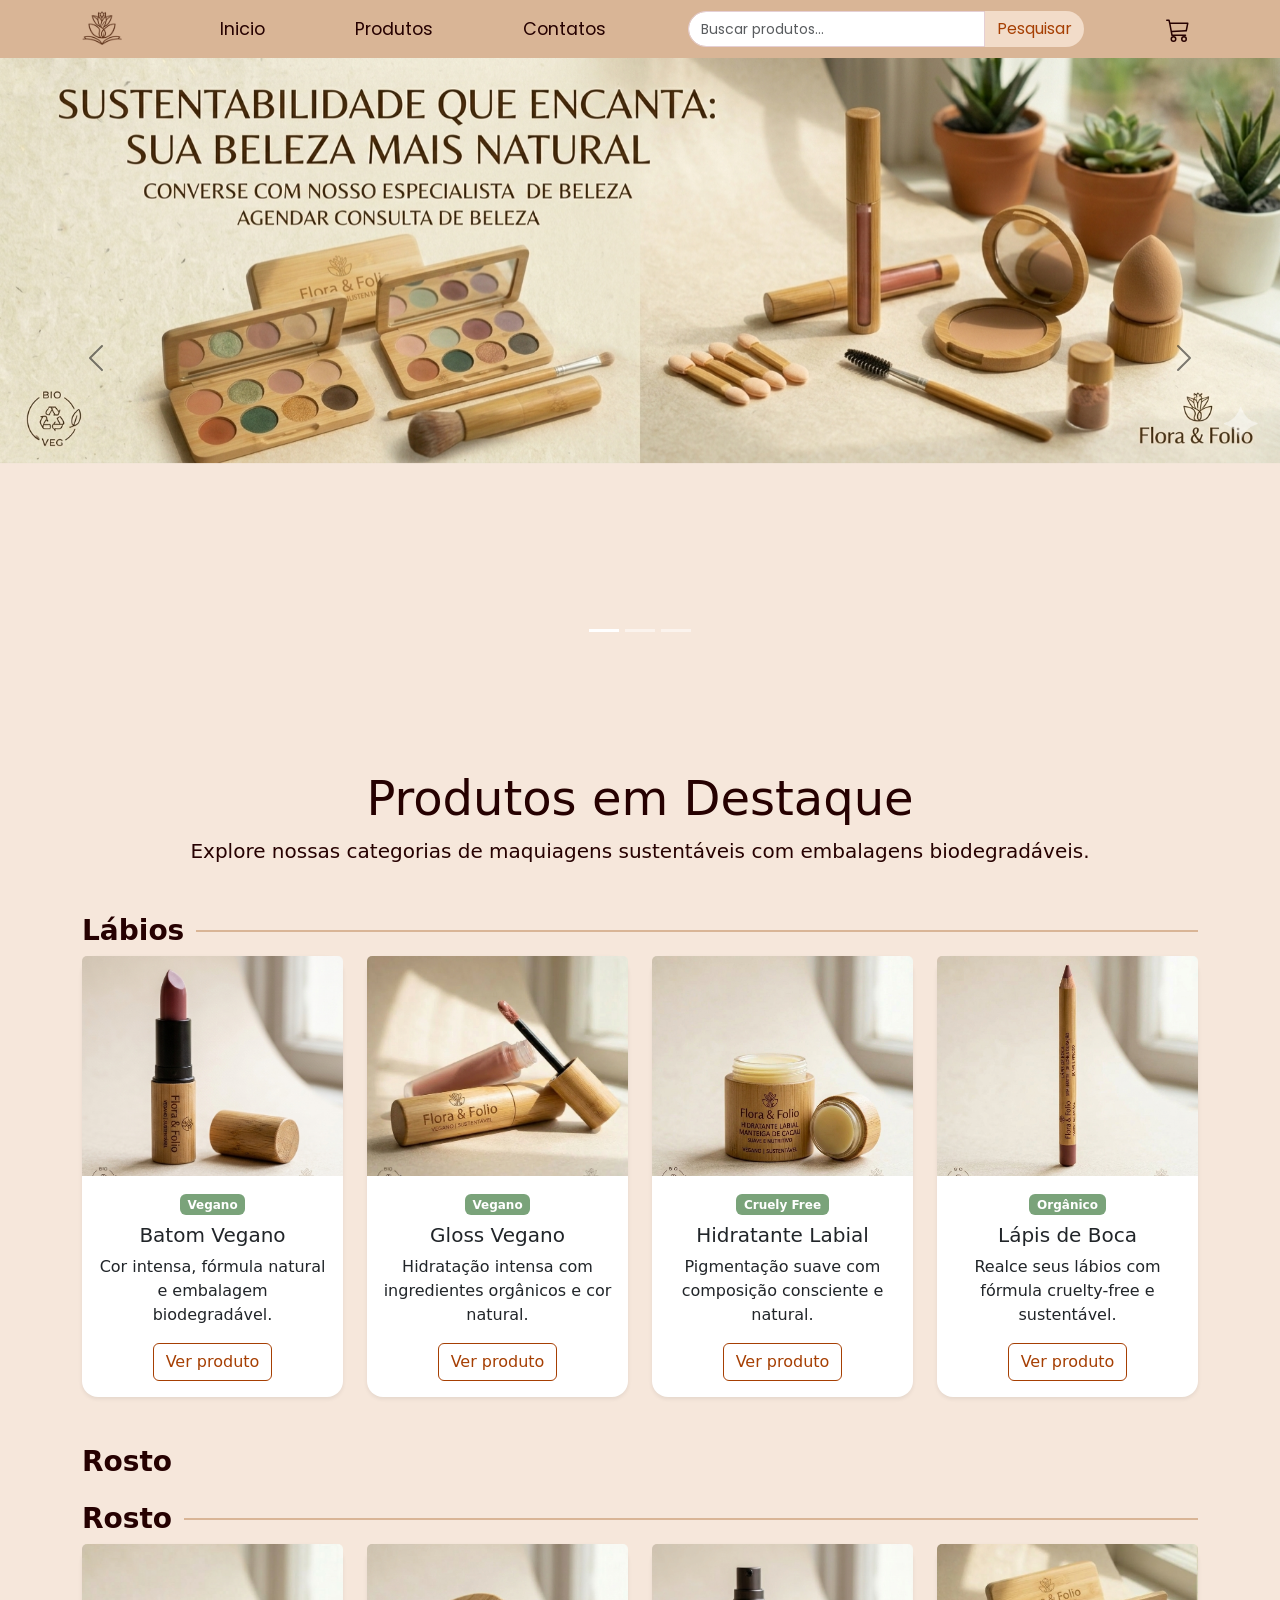
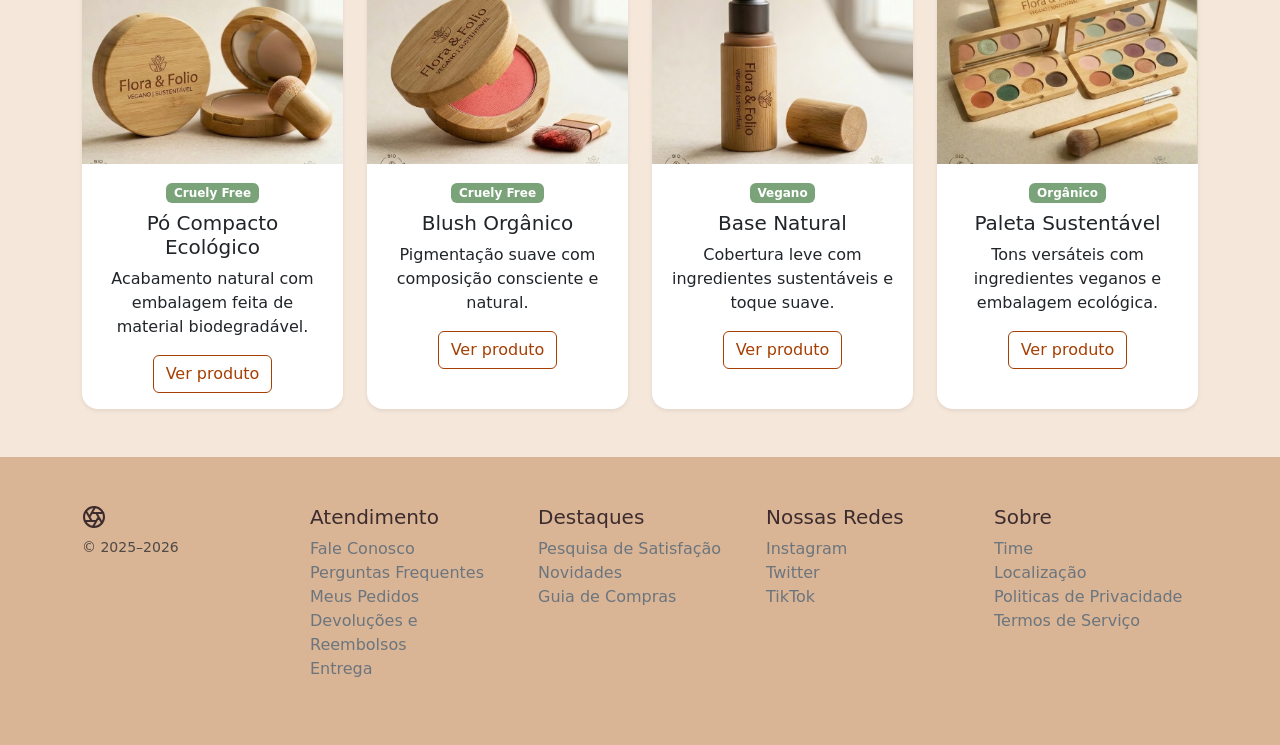
<file: index.html>
<!DOCTYPE html>
<html lang="pt-BR">
<head>
    <meta charset="UTF-8">
    <meta name="viewport" content="width=device-width, initial-scale=1.0">
    <title>Flora & Folio</title>
    <link href="https://cdn.jsdelivr.net/npm/bootstrap@5.3.3/dist/css/bootstrap.min.css" rel="stylesheet">
    <link rel="stylesheet" href="./src/css/style.css">
    <link href="https://fonts.googleapis.com/css2?family=Poppins:wght@300;400;500;600&display=swap" rel="stylesheet">
    
</head>
<body>
    <header>
        <svg xmlns="http://www.w3.org/2000/svg" style="display: none;">
            <symbol id="cart" viewBox="0 0 16 16" fill="currentColor">
                <path d="M0 1.5A.5.5 0 0 1 .5 1H2a.5.5 0 0 1 .485.379L2.89 3H14.5a.5.5 0 0 1 .49.598l-1 5a.5.5 0 0 1-.465.401l-9.397.472L4.415 11H13a.5.5 0 0 1 0 1H4a.5.5 0 0 1-.491-.408L2.01 3.607 1.61 2H.5a.5.5 0 0 1-.5-.5zM3.102 4l.84 4.479 9.144-.459L13.89 4H3.102zM5 12a2 2 0 1 0 0 4 2 2 0 0 0 0-4zm7 0a2 2 0 1 0 0 4 2 2 0 0 0 0-4zm-7 1a1 1 0 1 1 0 2 1 1 0 0 1 0-2zm7 0a1 1 0 1 1 0 2 1 1 0 0 1 0-2z"></path>
            </symbol>
        </svg>
        <nav class="navbar-custom navbar navbar-expand-md">
            <div class="container">
                <button class="navbar-toggler" type="button" data-bs-toggle="offcanvas" data-bs-target="#offcanvas">
                    <span class="navbar-toggler-icon"></span>
                </button>
                <div class="offcanvas offcanvas-end" tabindex="-1" id="offcanvas">

                    <div class="offcanvas-header">
                        <h5 class="offcanvas-title">Flora & Folio</h5>
                        <button type="button" class="btn-close" data-bs-dismiss="offcanvas"></button>
                    </div>
                    <div class="offcanvas-body">

                        <ul class="navbar-nav flex-grow-1 justify-content-between">
                            <li class="nav-item">
                                <a class="navbar-brand" href="#">
                                    <img src="./src/assets/logo.png" class="logo-flor" alt="Flora & Folio">
                                </a>
                            </li>
                            <li class="nav-item"><a class="nav-link" href="./index.html">Inicio</a></li>
                            <li class="nav-item"><a class="nav-link" href="./src/pages/produtos.html">Produtos</a></li>
                            <li class="nav-item"><a class="nav-link" href="./src/pages/contatos.html">Contatos</a></li>
                            <li class="nav-item search-box">
                                <form class="d-flex" role="search">
                                    <input 
                                        class="form-control search-input" 
                                        type="search" 
                                        placeholder="Buscar produtos..." 
                                        aria-label="Search">
                                    <button class="btn search-btn" type="submit">
                                        Pesquisar
                                    </button>
                                </form>
                            </li>
                            <li class="nav-item">
                                <a class="nav-link" href="#">
                                    <svg class="icon" width="24" height="24">
                                        <use xlink:href="#cart"></use>
                                    </svg>
                                </a>
                            </li>
                        </ul>
                    </div>
                </div>
            </div>
        </nav>
    </header>

    <main>
        <!-- Carousel -->
        <div id="myCarousel" class="carousel slide carousel-custom" data-bs-ride="carousel">
            <div class="carousel-indicators">
                <button type="button" data-bs-target="#myCarousel" data-bs-slide-to="0" class="active"></button>
                <button type="button" data-bs-target="#myCarousel" data-bs-slide-to="1"></button>
                <button type="button" data-bs-target="#myCarousel" data-bs-slide-to="2"></button>
            </div>
            <div class="carousel-inner">
                <div class="carousel-item active">
                    <img src="./src/assets/banner1.png" class="d-block w-100 carousel-img" alt="Promoções especiais">
                    <div class="carousel-overlay"></div>
                    <div class="container">
                        <div class="carousel-caption banner-hover text-start">
                            <h1>Promoções Especiais</h1>
                            <p>
                                Descubra nossas ofertas exclusivas e aproveite descontos incríveis em nossos produtos de beleza.
                            </p>
                            <p><a class="btn btn-lg btn-primary" href="./src/pages/produtos.html">Saiba Mais</a></p>
                        </div>
                    </div>
                </div>
                <div class="carousel-item">
                    <img src="./src/assets/banner2.png" class="d-block w-100 carousel-img" alt="Promoções especiais">
                    <div class="carousel-overlay"></div>
                    <div class="container">
                        <div class="carousel-caption banner-hover text-start">
                            <h1>Produtos em Destaque</h1>
                            <p>Conheça nossos batons veganos, feitos com ingredientes naturais.</p>
                            <p><a class="btn btn-lg btn-primary" href="./src/pages/produtos.html">Saiba Mais</a></p>
                        </div>
                    </div>
                </div>
                <div class="carousel-item">
                    <img src="./src/assets/banner3.png" class="d-block w-100 carousel-img" alt="Promoções especiais">
                    <div class="carousel-overlay"></div>
                    <div class="container">
                        <div class="carousel-caption banner-hover text-start">
                            <h1>Cuidados Naturais</h1>
                            <p>Produtos que preparam a pele com leveza e responsabilidade ambiental.</p>
                            <p><a class="btn btn-lg btn-primary" href="./src/pages/produtos.html">Saiba Mais</a></p>
                        </div>
                    </div>
                </div>
            </div>
            <button class="carousel-control-prev" type="button" data-bs-target="#myCarousel" data-bs-slide="prev">
                <span class="carousel-control-prev-icon" aria-hidden="true"></span>
                <span class="visually-hidden">Anterior</span>
            </button>

            <button class="carousel-control-next" type="button" data-bs-target="#myCarousel" data-bs-slide="next">
                <span class="carousel-control-next-icon" aria-hidden="true"></span>
                <span class="visually-hidden">Próximo</span>
            </button>
        </div>
        <!-- Produtos em Destaque -->
         <section class="container py-5">
            <div class="text-center mb-5">
                <h2 class="display-5">Produtos em Destaque</h2>
                <p class="lead">Explore nossas categorias de maquiagens sustentáveis com embalagens biodegradáveis.</p>
            </div>
            <h3 class="category-title">Lábios</h3>
                <div class="row g-4">
                    <div class="col-12 col-md-6 col-lg-3">
                        <div class="card h-100 shadow-sm border-0">
                            <img src="./src/assets/img1.png" class="card-img-top" alt="Batom Vegano">
                            <div class="card-body text-center">
                                <span class="badge bg-success mb-2">Vegano</span>
                                <h5 class="card-title">Batom Vegano</h5>
                                <p class="card-text">Cor intensa, fórmula natural e embalagem biodegradável.</p>
                                <a href="#" class="btn btn-outline-dark">Ver produto</a>
                            </div>
                        </div>
                    </div>
                    <div class="col-12 col-md-6 col-lg-3">
                        <div class="card h-100 shadow-sm border-0">
                            <img src="./src/assets/img7.png" class="card-img-top" alt="Batom Orgânico">
                            <div class="card-body text-center">
                                <span class="badge bg-success mb-2">Vegano</span>
                                <h5 class="card-title">Gloss Vegano</h5>
                                <p class="card-text">Hidratação intensa com ingredientes orgânicos e cor natural.</p>
                                <a href="#" class="btn btn-outline-dark">Ver produto</a>
                            </div>
                        </div>
                    </div>
                    <div class="col-12 col-md-6 col-lg-3">
                        <div class="card h-100 shadow-sm border-0">
                            <img src="./src/assets/img6.png" class="card-img-top" alt="Blush Orgânico">
                            <div class="card-body text-center">
                                <span class="badge bg-success mb-2">Cruely Free</span>
                                <h5 class="card-title">Hidratante Labial</h5>
                                <p class="card-text">Pigmentação suave com composição consciente e natural.</p>
                                <a href="#" class="btn btn-outline-dark">Ver produto</a>
                            </div>
                        </div>
                    </div>
                    <div class="col-12 col-md-6 col-lg-3">
                        <div class="card h-100 shadow-sm border-0">
                            <img src="./src/assets/img4.png" class="card-img-top" alt="Máscara Vegana">
                            <div class="card-body text-center">
                                <span class="badge bg-success mb-2">Orgânico</span>
                                <h5 class="card-title">Lápis de Boca</h5>
                                <p class="card-text">Realce seus lábios com fórmula cruelty-free e sustentável.</p>
                                <a href="#" class="btn btn-outline-dark">Ver produto</a>
                            </div>
                        </div>
                    </div>
                </div>
                <h3 class="mt-5 mb-4">Rosto</h3>
                <h3 class="category-title">Rosto</h3>
                <div class="row g-4">   
                    <!-- Quebra de cards -->
                    <div class="col-12 col-md-6 col-lg-3">
                        <div class="card h-100 shadow-sm border-0">
                            <img src="./src/assets/img5.png" class="card-img-top" alt="Rímel Orgânico">
                            <div class="card-body text-center">
                                <span class="badge bg-success mb-2">Cruely Free</span>
                                <h5 class="card-title">Pó Compacto Ecológico</h5>
                                <p class="card-text">Acabamento natural com embalagem feita de material biodegradável.</p>
                                <a href="#" class="btn btn-outline-dark">Ver produto</a>
                            </div>
                        </div>
                    </div>
                     <div class="col-12 col-md-6 col-lg-3">
                        <div class="card h-100 shadow-sm border-0">
                            <img src="./src/assets/img3.png" class="card-img-top" alt="Blush Orgânico">
                            <div class="card-body text-center">
                                <span class="badge bg-success mb-2">Cruely Free</span>
                                <h5 class="card-title">Blush Orgânico</h5>
                                <p class="card-text">Pigmentação suave com composição consciente e natural.</p>
                                <a href="#" class="btn btn-outline-dark">Ver produto</a>
                            </div>
                        </div>
                    </div>
                    <div class="col-12 col-md-6 col-lg-3">
                        <div class="card h-100 shadow-sm border-0">
                            <img src="./src/assets/img2.png" class="card-img-top" alt="Base Natural">
                            <div class="card-body text-center">
                                <span class="badge bg-success mb-2">Vegano</span>
                                <h5 class="card-title">Base Natural</h5>
                                <p class="card-text">Cobertura leve com ingredientes sustentáveis e toque suave.</p>
                                <a href="#" class="btn btn-outline-dark">Ver produto</a>
                            </div>
                        </div>
                    </div>
                    
                    <div class="col-12 col-md-6 col-lg-3">
                        <div class="card h-100 shadow-sm border-0">
                            <img src="./src/assets/img8.png" class="card-img-top" alt="Rímel Orgânico">
                            <div class="card-body text-center">
                                <span class="badge bg-success mb-2">Orgânico</span>
                                <h5 class="card-title">Paleta Sustentável</h5>
                                <p class="card-text">Tons versáteis com ingredientes veganos e embalagem ecológica.</p>
                                <a href="#" class="btn btn-outline-dark">Ver produto</a>
                            </div>
                        </div>
                    </div>
                </div>
         </section>
    </main>
    <footer class="footer-custom container-fluid py-5">
        <div class="container">
            <div class="row">
                <div class="col-12 col-md"> <svg xmlns="http://www.w3.org/2000/svg" width="24" height="24" fill="none"
                        stroke="currentColor" stroke-linecap="round" stroke-linejoin="round" stroke-width="2"
                        class="d-block mb-2" role="img" viewBox="0 0 24 24">
                        <title>Produto</title>
                        <circle cx="12" cy="12" r="10"></circle>
                        <path
                            d="M14.31 8l5.74 9.94M9.69 8h11.48M7.38 12l5.74-9.94M9.69 16L3.95 6.06M14.31 16H2.83m13.79-4l-5.74 9.94">
                        </path>
                    </svg> <small class="d-block mb-3 text-body-secondary">&copy; 2025–2026</small> </div>
                <div class="col-6 col-md">
                    <h5>Atendimento</h5>
                    <ul class="list-unstyled text-small">
                        <li><a class="link-secondary text-decoration-none" href="./src/pages/contatos.html">Fale Conosco</a></li>
                        <li><a class="link-secondary text-decoration-none" href="#">Perguntas Frequentes</a></li>
                        <li><a class="link-secondary text-decoration-none" href="#">Meus Pedidos</a></li>
                        <li><a class="link-secondary text-decoration-none" href="#">Devoluções e Reembolsos</a></li>
                        <li><a class="link-secondary text-decoration-none" href="#">Entrega</a></li>
                    </ul>
                </div>
                <div class="col-6 col-md">
                    <h5>Destaques</h5>
                    <ul class="list-unstyled text-small">
                        <li><a class="link-secondary text-decoration-none" href="./src/pages/contatos.html">Pesquisa de Satisfação</a></li>
                        <li><a class="link-secondary text-decoration-none" href="#">Novidades</a></li>
                        <li><a class="link-secondary text-decoration-none" href="#">Guia de Compras</a></li>
                    </ul>
                </div>
                <div class="col-6 col-md">
                    <h5>Nossas Redes</h5>
                    <ul class="list-unstyled text-small">
                        <li><a class="link-secondary text-decoration-none" href="#">Instagram</a></li>
                        <li><a class="link-secondary text-decoration-none" href="#">Twitter</a></li>
                        <li><a class="link-secondary text-decoration-none" href="#">TikTok</a></li>
                    </ul>
                </div>
                <div class="col-6 col-md">
                    <h5>Sobre</h5>
                    <ul class="list-unstyled text-small">
                        <li><a class="link-secondary text-decoration-none" href="./src/pages/contatos.html">Time</a></li>
                        <li><a class="link-secondary text-decoration-none" href="#">Localização</a></li>
                        <li><a class="link-secondary text-decoration-none" href="#">Politicas de Privacidade</a></li>
                        <li><a class="link-secondary text-decoration-none" href="#">Termos de Serviço</a></li>
                    </ul>
                </div>
            </div>
        </div>
    </footer>
    <script src="https://cdn.jsdelivr.net/npm/bootstrap@5.3.3/dist/js/bootstrap.bundle.min.js"></script>
</body>
</html>
</file>
<file: src/css/style.css>
header {
    font-family: 'Poppins', sans-serif;
}

body{
    background-color:#f2dcc9aa;
    color: #260101;
}

.logo-flor {
    width: 40px;
    height: 40px;
    object-fit: contain;
}

/* Icone carrinho de compras */
.icon{
    fill: currentColor;
    color: #260101;
}

.icon:hover{
    color: #260101;
}

/* Navegador */
.navbar-custom{
    font-family: 'Poppins', sans-serif;
    font-size: 1.1rem;
    background-color: #D9B596;
    border-bottom: #ecd9de;
}

.navbar-custom .nav-link{
    color: #260101;
}

.navbar-custom .nav-link:hover{
    color: #A63F03;
}

.navbar-custom .navbar-brand{
    color: #A63F03;
}

/* caixa de busca */
.search-box{
    display:flex;
    align-items:center;
}

/* input */
.search-input{
    border-radius:20px 0 0 20px;
    border:1px solid #e5cfd4;
    padding:6px 12px;
    font-size:14px;
}

.offcanvas{
    background-color: #fff;
}

.offcanvas-title{
    color: #260101;
}

/* Banner */
.banner-hover{
    position: absolute;
    top: 50%;
    left: 50%;
    transform: translate(-50%, -40%);

    opacity: 0;
    transition: all 0.4s ease;

    max-width: 500px;
    padding: 30px;
    border-radius: 20px;

    background: rgba(255, 255, 255, 0.85); /* branco quase transparente */

    color: #260101;
}

.banner-hover h1{
    font-size: 2.5rem;
    font-weight: 700;
}

.banner-hover p{
    font-size: 1rem;
}

.banner-hover .btn{
    margin-top: 10px;
}

/* Carousel - Imagens promocionais */
.carousel-custom {
    margin-bottom: 4rem;
    color: #260101; 
}

.carousel-item{
    position: relative;
    height: 600px;
}

.carousel-item:hover .banner-hover{
    opacity: 1;
    transform: translate(-50%, -50%);
}

.carousel-control-prev-icon,
.carousel-control-next-icon {
    filter: invert(1);
}

/* Botões */
.search-btn{
    border-radius:0 20px 20px 0;
    background-color: #F2DCC9;
    color: #A63F03;
    border:none;
    padding:6px 12px;
}

.search-btn:hover{
    background-color: #A63F03;
    color: #F2DCC9;
}

.btn-primary{
    background-color:#A63F03;
    border-color:#A63F03;
}

.btn-primary:hover{
    background-color:#a63f037d;
    border-color:#a63f037d;
}

.bg-success{
    background-color:#7aa37a !important;
}


.btn-outline-dark{
    color:#A63F03;
    border-color:#A63F03;
}

.btn-outline-dark:hover{
    background-color:#A63F03;
    border-color:#A63F03;
    color:#ffffff;
}

.category-title{
    display:flex;
    align-items:center;
    gap:12px;
    font-weight:600;
}

/* linha ao lado */
.category-title::after{
    content:"";
    flex:1;
    height:2px;
    background-color:#D9B596;
}

/* Cards-Produtos a venda */
.card img {
    height: 220px;
    object-fit: cover;
}

.card {
    border: none;
    border-radius: 16px;
    transition: transform 0.3s ease, box-shadow 0.3s ease;
}

.card:hover {
    transform: translateY(-6px);
    box-shadow: 0 8px 20px rgba(0, 0, 0, 0.12);
}

h3 {
    font-weight: 700;
    color: #260101;
}

footer{
    background-color: #D9B596;
    color:#3d2c2e;
}

footer h5{
    color:#3d2c2e;
}

/* RESPONSIVO */

@media (max-width: 768px) {
    .carousel-item {
        height: 300px;
    }
}
</file>
